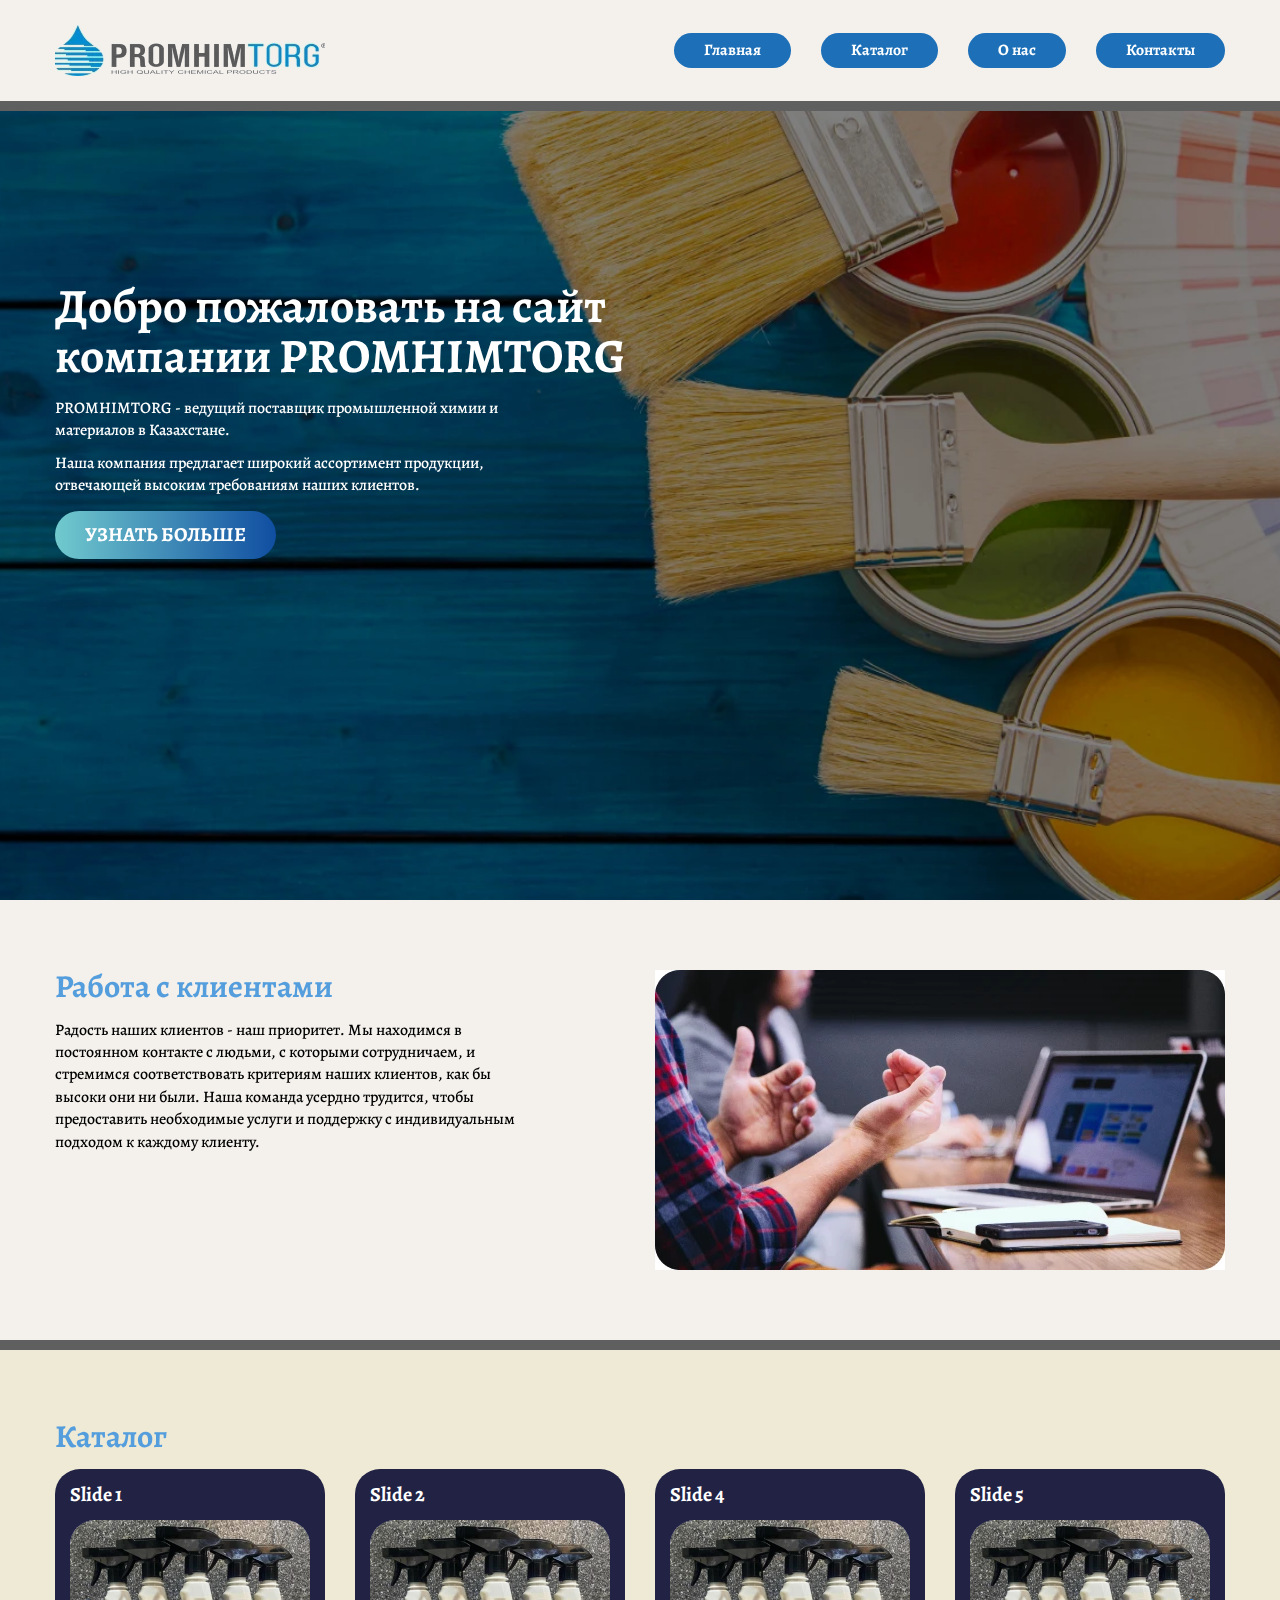
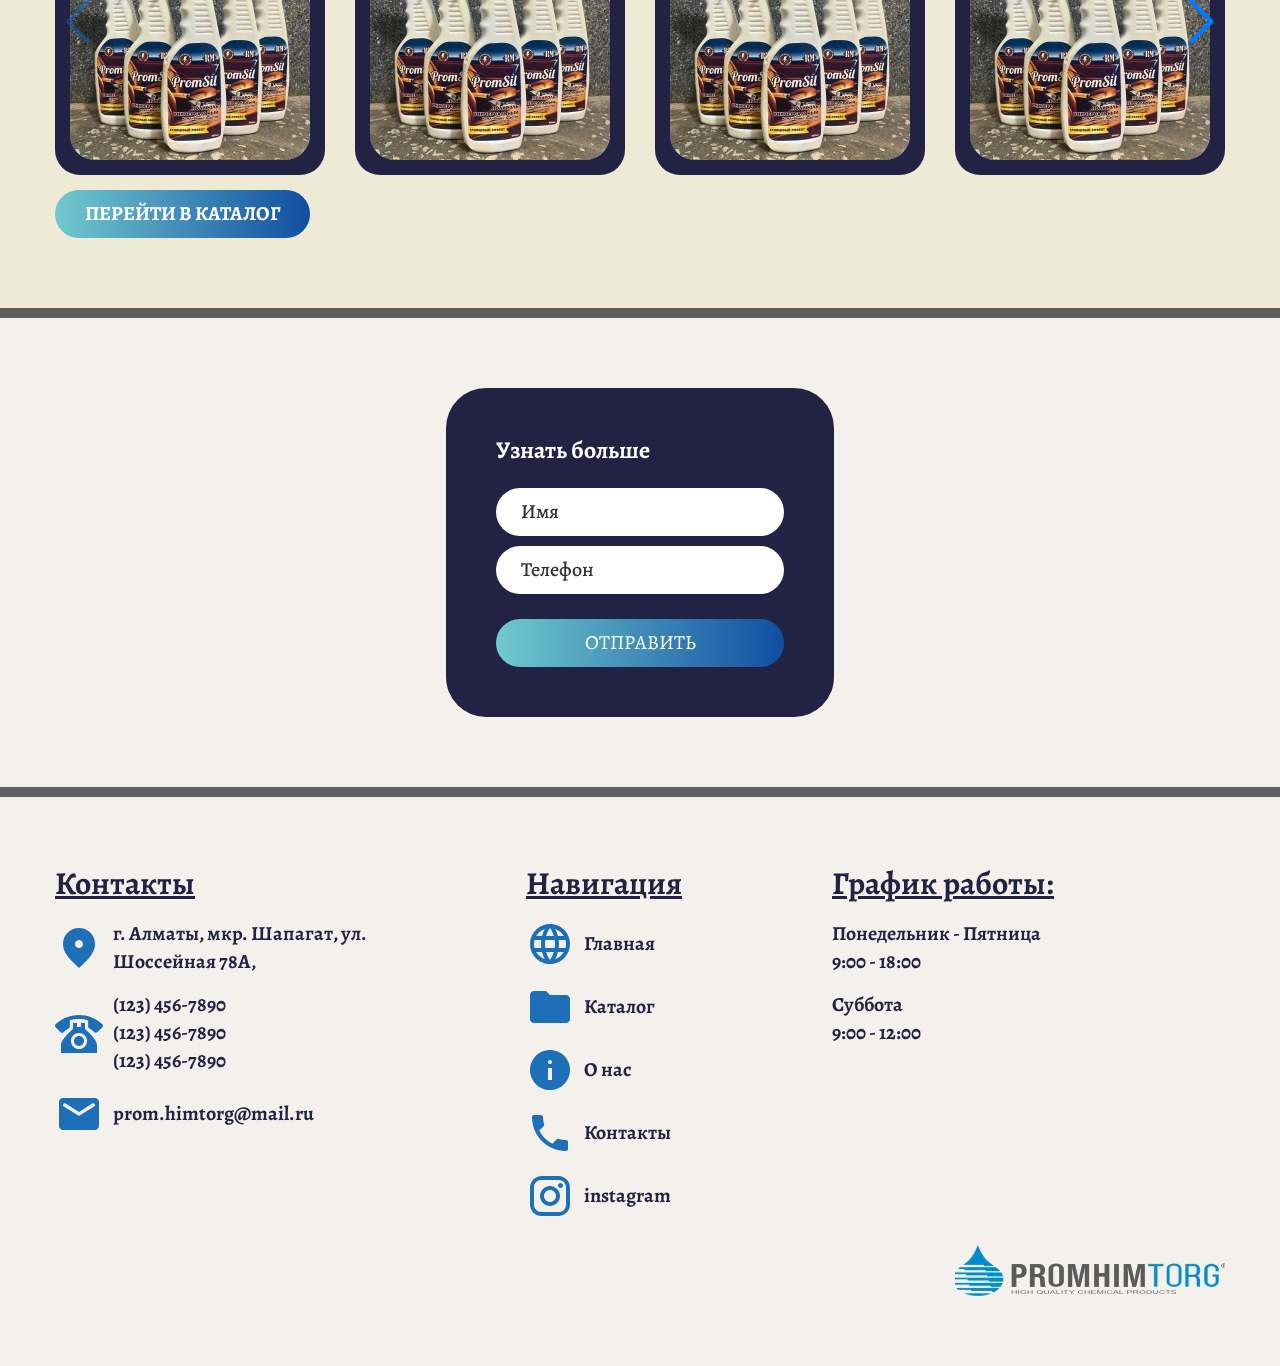
<file: index.html>
<!DOCTYPE html>
<html lang="ru">
<head>
    <meta charset="UTF-8">
    <meta http-equiv="X-UA-Compatible" content="IE=edge">
    <meta name="viewport" content="width=device-width, initial-scale=1.0">
    <link rel="stylesheet" href="css/style.min.css?_v=20230525194439">
    <title>Главная бла бла бла</title>
    <link rel="stylesheet" href="https://cdn.jsdelivr.net/npm/swiper@9/swiper-bundle.min.css?_v=20230525194439" />
</head>
<body>
    <div class="wrapper">
        <div class="page">
            <header class="header">
                <div class="container">
                    <a href="./index.html" class="header__logo">
                        <picture><source srcset="./img/header/logo.webp" type="image/webp"><img src="./img/header/logo.png" alt="logo"></picture>
                    </a>
                    <nav class="header__menu menu">
                        <div class="menu__body">
                            <ul class="menu__list">
                                <li class="menu__item"><a href="./index.html" class="menu__link">Главная</a></li>
                                <li class="menu__item"><a href="./catalogue.html" class="menu__link">Каталог</a></li>
                                <li class="menu__item"><a href="./about.html" class="menu__link">О нас</a></li>
                                <li class="menu__item"><a href="./contacts.html" class="menu__link">Контакты</a></li>
                            </ul>
                        </div>
                        <button class="menu__icon icon-menu" type="button">
                            <span class="icon-menu__line"></span>
                        </button>
                    </nav>
                </div>
            </header>
            <main class="content">
                <section class="hero">
                    <div class="container">
                        <h1 class="hero__title">Добро пожаловать на сайт компании PROMHIMTORG</h1>
                        <div class="hero__subtitle">
                            <p>PROMHIMTORG - ведущий поставщик промышленной химии и материалов в Казахстане.</p>
                            <p>Наша компания предлагает широкий ассортимент продукции, отвечающей высоким требованиям наших клиентов.</p>
                        </div>
                        <div class="hero__button">
                            <a href="./about.html" class="hero__link">УЗНАТЬ БОЛЬШЕ</a>
                        </div>
                    </div>
                </section>
                <section class="clients">
                    <div class="container">
                        <div class="clients__content">
                            <h2 class="clients__title">Работа с клиентами</h2>
                            <div class="clients__text">
                                <p>Радость наших клиентов - наш приоритет. Мы находимся в постоянном контакте с людьми, с которыми сотрудничаем, и стремимся соответствовать критериям наших клиентов, как бы высоки они ни были. Наша команда усердно трудится, чтобы предоставить необходимые услуги и поддержку с индивидуальным подходом к каждому клиенту.</p>
                            </div>
                        </div>
                        <div class="clients__image">
                            <picture><source srcset="./img/clients/image.webp" type="image/webp"><img src="./img/clients/image.jpg" alt="image"></picture>
                        </div>
                    </div>
                </section>
                <section class="catalogue">
                    <div class="container">
                        <h2 class="catalogue__label">Каталог</h2>
                        <div class="swiper">
                            <!-- Additional required wrapper -->
                            <div class="swiper-wrapper">
                                <!-- Slides -->
                                <div class="swiper-slide catalogue__slide">
                                    <h4 class="catalogue__title">Slide 1</h4>
                                    <picture><source srcset="./img/catalogue/01.webp" type="image/webp"><img src="./img/catalogue/01.jpg" alt="image"></picture>
                                </div>
                                <div class="swiper-slide catalogue__slide">
                                    <h4 class="catalogue__title">Slide 2</h4>
                                    <picture><source srcset="./img/catalogue/01.webp" type="image/webp"><img src="./img/catalogue/01.jpg" alt="image"></picture>
                                </div>
                                <div class="swiper-slide catalogue__slide">
                                    <h4 class="catalogue__title">Slide 4</h4>
                                    <picture><source srcset="./img/catalogue/01.webp" type="image/webp"><img src="./img/catalogue/01.jpg" alt="image"></picture>
                                </div>
                                <div class="swiper-slide catalogue__slide">
                                    <h4 class="catalogue__title">Slide 5</h4>
                                    <picture><source srcset="./img/catalogue/01.webp" type="image/webp"><img src="./img/catalogue/01.jpg" alt="image"></picture>
                                </div>
                                <div class="swiper-slide catalogue__slide">
                                    <h4 class="catalogue__title">Slide 6</h4>
                                    <picture><source srcset="./img/catalogue/01.webp" type="image/webp"><img src="./img/catalogue/01.jpg" alt="image"></picture>
                                </div>
                                <div class="swiper-slide catalogue__slide">
                                    <h4 class="catalogue__title">Slide 7</h4>
                                    <picture><source srcset="./img/catalogue/01.webp" type="image/webp"><img src="./img/catalogue/01.jpg" alt="image"></picture>
                                </div>
                                <div class="swiper-slide catalogue__slide">
                                    <h4 class="catalogue__title">Slide 8</h4>
                                    <picture><source srcset="./img/catalogue/01.webp" type="image/webp"><img src="./img/catalogue/01.jpg" alt="image"></picture>
                                </div>
                            </div>
                            <div class="swiper-button-prev"></div>
                            <div class="swiper-button-next"></div>
                        </div>
                        <div class="catalogue__button">
                            <a href="./catalogue.html" class="catalogue__link">ПЕРЕЙТИ В КАТАЛОГ</a>
                        </div>
                    </div>
                </section>
                <section class="learnmore">
                    <div class="container">
                        <form action="#" method="get" class="learnmore__form form">
                            <h4 class="form__title">Узнать больше</h4>
                            <div class="form__inputs">
                                <div class="form__input"><input type="text" placeholder="Имя" name="name"></div>
                                <div class="form__input"><input type="tel" placeholder="Телефон" name="phone"></div>
                            </div>
                            <button class="form__button" type="submit">ОТПРАВИТЬ</button>
                        </form>
                    </div>
                </section>
            </main>
            <footer class="footer">
                <div class="container">
                    <div class="footer__row">
                        <div class="footer__column">
                            <h3 class="footer__title">Контакты</h3>
                            <ul class="footer__list">
                                <li class="footer__item footer__item-01">г. Алматы, мкр. Шапагат, ул. Шоссейная 78А,</li>
                                <li class="footer__item footer__item-02">
                                    <p>(123) 456-7890</p>
                                    <p>(123) 456-7890</p>
                                    <p>(123) 456-7890</p>
                                </li>
                                <li class="footer__item footer__item-03">prom.himtorg@mail.ru</li>
                            </ul>
                        </div>
                        <div class="footer__column">
                            <h3 class="footer__title">Навигация</h3>
                            <ul class="footer__list">
                                <li class="footer__item footer__item04"><a href="../index.html" class="footer__link">Главная</a></li>
                                <li class="footer__item footer__item05"><a href="../catalogue.html" class="footer__link">Каталог</a></li>
                                <li class="footer__item footer__item06"><a href="../about.html" class="footer__link">О нас</a></li>
                                <li class="footer__item footer__item07"><a href="../contacts.html" class="footer__link">Контакты</a></li>
                                <li class="footer__item footer__item08"><a href="https://www.instagram.com/promhimtorg_product/?igshid=YmMyMTA2M2Y%3D" class="footer__link">instagram</a></li>
                            </ul>
                        </div>
                        <div class="footer__column">
                            <h3 class="footer__title">График работы:</h3>
                            <ul class="footer__list">
                                <li class="footer__item footer__item-no-image">
                                    <p>Понедельник - Пятница</p>
                                    <p>9:00 - 18:00</p>
                                </li>
                                <li class="footer__item footer__item-no-image">
                                    <p>Суббота</p>
                                    <p>9:00 - 12:00</p>
                                </li>
                            </ul>
                        </div>
                    </div>
                    <div class="footer__logo">
                        <picture><source srcset="./img/header/logo.webp" type="image/webp"><img src="./img/header/logo.png" alt="logo"></picture>
                    </div>
                </div>
            </footer>
        </div>
    </div>
    <script src="https://cdn.jsdelivr.net/npm/swiper@9/swiper-bundle.min.js?_v=20230525194439"></script>
    <script src="js/app.min.js?_v=20230525194439"></script>
</body>
</html>
</file>
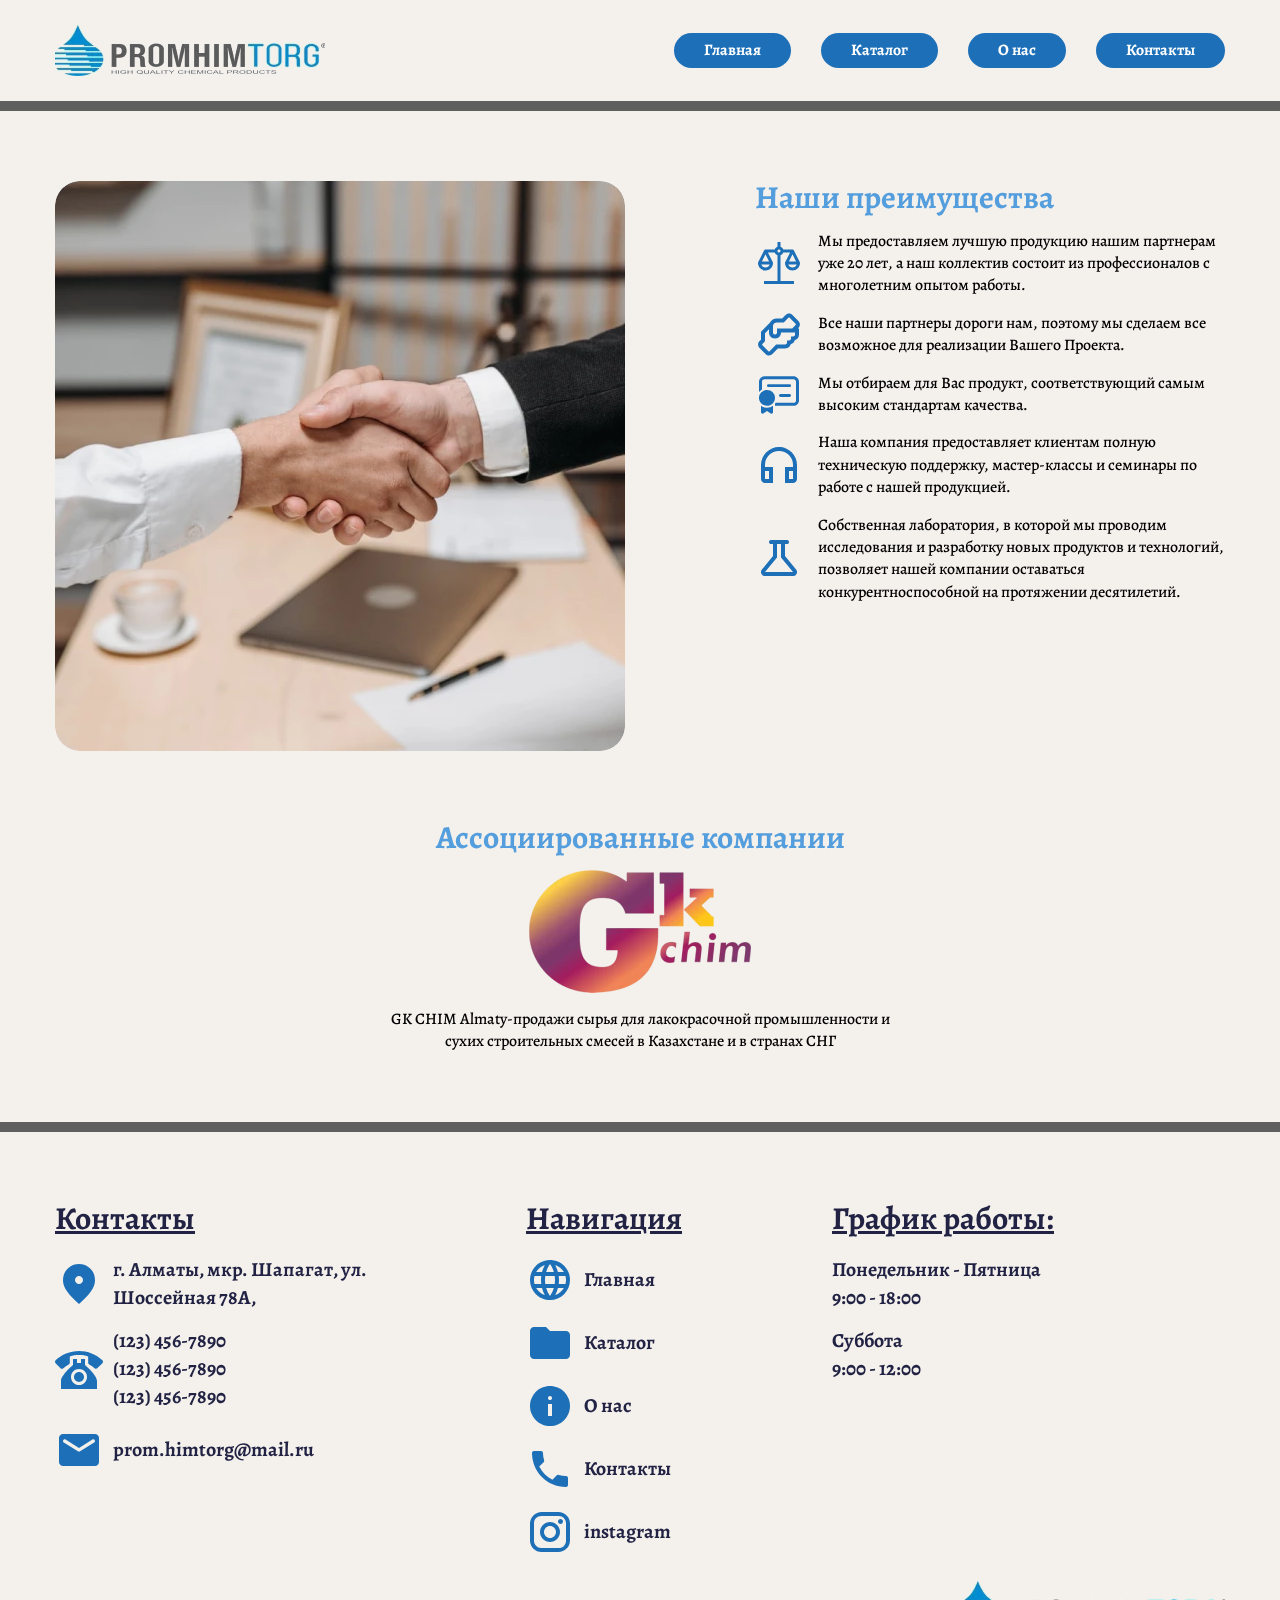
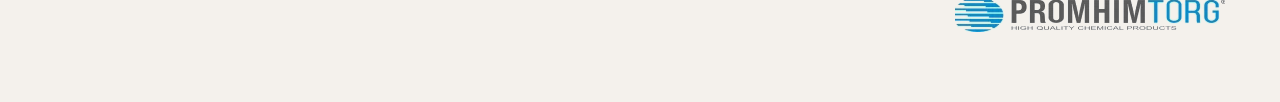
<file: about.html>
<!DOCTYPE html>
<html lang="ru">
<head>
    <meta charset="UTF-8">
    <meta http-equiv="X-UA-Compatible" content="IE=edge">
    <meta name="viewport" content="width=device-width, initial-scale=1.0">
    <link rel="stylesheet" href="css/style.min.css?_v=20230525194439">
    <title>О нас</title>
    <link rel="stylesheet" href="https://cdn.jsdelivr.net/npm/swiper@9/swiper-bundle.min.css?_v=20230525194439" />
</head>
<body>
    <div class="wrapper">
        <div class="page">
            <header class="header">
                <div class="container">
                    <a href="./index.html" class="header__logo">
                        <picture><source srcset="./img/header/logo.webp" type="image/webp"><img src="./img/header/logo.png" alt="logo"></picture>
                    </a>
                    <nav class="header__menu menu">
                        <div class="menu__body">
                            <ul class="menu__list">
                                <li class="menu__item"><a href="./index.html" class="menu__link">Главная</a></li>
                                <li class="menu__item"><a href="./catalogue.html" class="menu__link">Каталог</a></li>
                                <li class="menu__item"><a href="./about.html" class="menu__link">О нас</a></li>
                                <li class="menu__item"><a href="./contacts.html" class="menu__link">Контакты</a></li>
                            </ul>
                        </div>
                        <button class="menu__icon icon-menu" type="button">
                            <span class="icon-menu__line"></span>
                        </button>
                    </nav>
                </div>
            </header>
            <main class="content">
                <section class="about">
                    <div class="container">
                        <div class="about__image">
                            <picture><source srcset="./img/about/image.webp" type="image/webp"><img src="./img/about/image.jpg" alt="image"></picture>
                        </div>
                        <div class="about__content">
                            <h2 class="about__title">Наши преимущества</h2>
                            <ul class="about__list">
                                <li class="about__item about__item-01">Мы предоставляем лучшую продукцию нашим партнерам уже 20 лет, а наш коллектив состоит из профессионалов с многолетним опытом работы.</li>
                                <li class="about__item about__item-02">Все наши партнеры дороги нам, поэтому мы сделаем все возможное для реализации Вашего Проекта.</li>
                                <li class="about__item about__item-03">Мы отбираем для Вас продукт, соответствующий самым высоким стандартам качества.</li>
                                <li class="about__item about__item-04">Наша компания предоставляет клиентам полную техническую поддержку, мастер-классы и семинары по работе с нашей продукцией.</li>
                                <li class="about__item about__item-05">Собственная лаборатория, в которой мы проводим исследования и разработку новых продуктов и технологий, позволяет нашей компании оставаться конкурентноспособной на протяжении десятилетий.</li>
                            </ul>
                        </div>
                    </div>
                </section>
                <section class="companies">
                    <div class="container">
                        <h2 class="companies__title">Ассоциированные компании</h2>
                        <div class="companies__logo">
                            <picture><source srcset="./img/companies/logo.webp" type="image/webp"><img src="./img/companies/logo.png" alt="logo"></picture>
                        </div>
                        <div class="companies__text">
                            <p>GK CHIM Almaty-продажи сырья для лакокрасочной промышленности и сухих строительных смесей в Казахстане и в странах СНГ</p>
                        </div>
                    </div>
                </section>
            </main>
            <footer class="footer">
                <div class="container">
                    <div class="footer__row">
                        <div class="footer__column">
                            <h3 class="footer__title">Контакты</h3>
                            <ul class="footer__list">
                                <li class="footer__item footer__item-01">г. Алматы, мкр. Шапагат, ул. Шоссейная 78А,</li>
                                <li class="footer__item footer__item-02">
                                    <p>(123) 456-7890</p>
                                    <p>(123) 456-7890</p>
                                    <p>(123) 456-7890</p>
                                </li>
                                <li class="footer__item footer__item-03">prom.himtorg@mail.ru</li>
                            </ul>
                        </div>
                        <div class="footer__column">
                            <h3 class="footer__title">Навигация</h3>
                            <ul class="footer__list">
                                <li class="footer__item footer__item04"><a href="../index.html" class="footer__link">Главная</a></li>
                                <li class="footer__item footer__item05"><a href="../catalogue.html" class="footer__link">Каталог</a></li>
                                <li class="footer__item footer__item06"><a href="../about.html" class="footer__link">О нас</a></li>
                                <li class="footer__item footer__item07"><a href="../contacts.html" class="footer__link">Контакты</a></li>
                                <li class="footer__item footer__item08"><a href="https://www.instagram.com/promhimtorg_product/?igshid=YmMyMTA2M2Y%3D" class="footer__link">instagram</a></li>
                            </ul>
                        </div>
                        <div class="footer__column">
                            <h3 class="footer__title">График работы:</h3>
                            <ul class="footer__list">
                                <li class="footer__item footer__item-no-image">
                                    <p>Понедельник - Пятница</p>
                                    <p>9:00 - 18:00</p>
                                </li>
                                <li class="footer__item footer__item-no-image">
                                    <p>Суббота</p>
                                    <p>9:00 - 12:00</p>
                                </li>
                            </ul>
                        </div>
                    </div>
                    <div class="footer__logo">
                        <picture><source srcset="./img/header/logo.webp" type="image/webp"><img src="./img/header/logo.png" alt="logo"></picture>
                    </div>
                </div>
            </footer>
        </div>
    </div>
    <script src="https://cdn.jsdelivr.net/npm/swiper@9/swiper-bundle.min.js?_v=20230525194439"></script>
    <script src="js/app.min.js?_v=20230525194439"></script>
</body>
</html>
</file>
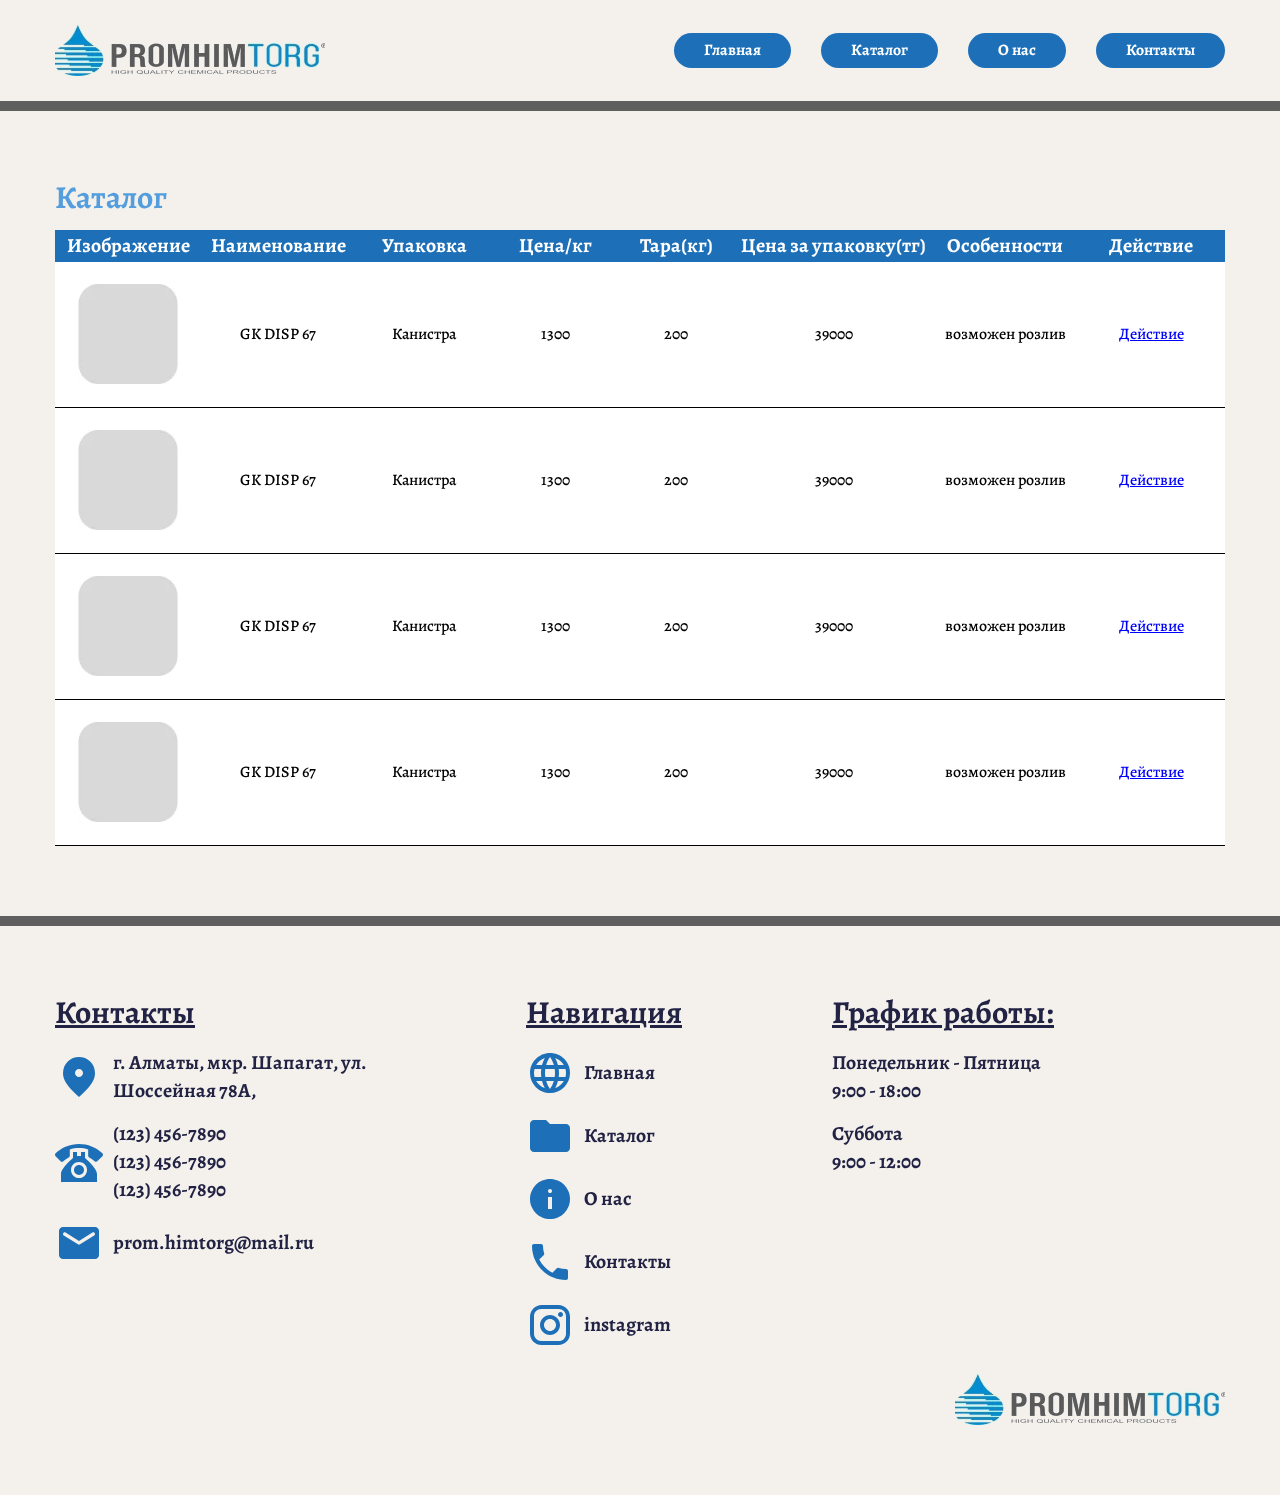
<file: catalogue.html>
<!DOCTYPE html>
<html lang="ru">
<head>
    <meta charset="UTF-8">
    <meta http-equiv="X-UA-Compatible" content="IE=edge">
    <meta name="viewport" content="width=device-width, initial-scale=1.0">
    <link rel="stylesheet" href="css/style.min.css?_v=20230525194439">
    <title>Каталог</title>
    <link rel="stylesheet" href="https://cdn.jsdelivr.net/npm/swiper@9/swiper-bundle.min.css?_v=20230525194439" />
</head>
<body>
    <div class="wrapper">
        <div class="page">
            <header class="header">
                <div class="container">
                    <a href="./index.html" class="header__logo">
                        <picture><source srcset="./img/header/logo.webp" type="image/webp"><img src="./img/header/logo.png" alt="logo"></picture>
                    </a>
                    <nav class="header__menu menu">
                        <div class="menu__body">
                            <ul class="menu__list">
                                <li class="menu__item"><a href="./index.html" class="menu__link">Главная</a></li>
                                <li class="menu__item"><a href="./catalogue.html" class="menu__link">Каталог</a></li>
                                <li class="menu__item"><a href="./about.html" class="menu__link">О нас</a></li>
                                <li class="menu__item"><a href="./contacts.html" class="menu__link">Контакты</a></li>
                            </ul>
                        </div>
                        <button class="menu__icon icon-menu" type="button">
                            <span class="icon-menu__line"></span>
                        </button>
                    </nav>
                </div>
            </header>
            <main class="content">
                <section class="table">
                    <div class="container">
                        <h2 class="table__title">Каталог</h2>
                        <div class="table__title-row">
                            <div class="table__item table__item01">Изображение</div>
                            <div class="table__item table__item02">Наименование</div>
                            <div class="table__item table__item03">Упаковка</div>
                            <div class="table__item table__item04">Цена/кг</div>
                            <div class="table__item table__item05">Тара(кг)</div>
                            <div class="table__item table__item06">Цена за упаковку(тг)</div>
                            <div class="table__item table__item07">Особенности</div>
                            <div class="table__item table__item08">Действие</div>
                        </div>
                        <div class="table__row">
                            <div class="table__item table__item01">
                                <picture><source srcset="./img/table/img.webp" type="image/webp"><img src="./img/table/img.jpg" alt="image"></picture>
                            </div>
                            <div class="table__item table__item02">GK DISP 67</div>
                            <div class="table__item table__item03">Канистра</div>
                            <div class="table__item table__item04">1300</div>
                            <div class="table__item table__item05">200</div>
                            <div class="table__item table__item06">39000</div>
                            <div class="table__item table__item07">возможен розлив</div>
                            <div class="table__item table__item08"><a href="#">Действие</a></div>
                        </div>
                        <div class="table__row">
                            <div class="table__item table__item01">
                                <picture><source srcset="./img/table/img.webp" type="image/webp"><img src="./img/table/img.jpg" alt="image"></picture>
                            </div>
                            <div class="table__item table__item02">GK DISP 67</div>
                            <div class="table__item table__item03">Канистра</div>
                            <div class="table__item table__item04">1300</div>
                            <div class="table__item table__item05">200</div>
                            <div class="table__item table__item06">39000</div>
                            <div class="table__item table__item07">возможен розлив</div>
                            <div class="table__item table__item08"><a href="#">Действие</a></div>
                        </div>
                        <div class="table__row">
                            <div class="table__item table__item01">
                                <picture><source srcset="./img/table/img.webp" type="image/webp"><img src="./img/table/img.jpg" alt="image"></picture>
                            </div>
                            <div class="table__item table__item02">GK DISP 67</div>
                            <div class="table__item table__item03">Канистра</div>
                            <div class="table__item table__item04">1300</div>
                            <div class="table__item table__item05">200</div>
                            <div class="table__item table__item06">39000</div>
                            <div class="table__item table__item07">возможен розлив</div>
                            <div class="table__item table__item08"><a href="#">Действие</a></div>
                        </div>
                        <div class="table__row">
                            <div class="table__item table__item01">
                                <picture><source srcset="./img/table/img.webp" type="image/webp"><img src="./img/table/img.jpg" alt="image"></picture>
                            </div>
                            <div class="table__item table__item02">GK DISP 67</div>
                            <div class="table__item table__item03">Канистра</div>
                            <div class="table__item table__item04">1300</div>
                            <div class="table__item table__item05">200</div>
                            <div class="table__item table__item06">39000</div>
                            <div class="table__item table__item07">возможен розлив</div>
                            <div class="table__item table__item08"><a href="#">Действие</a></div>
                        </div>
                    </div>
                </section>
            </main>
            <footer class="footer">
                <div class="container">
                    <div class="footer__row">
                        <div class="footer__column">
                            <h3 class="footer__title">Контакты</h3>
                            <ul class="footer__list">
                                <li class="footer__item footer__item-01">г. Алматы, мкр. Шапагат, ул. Шоссейная 78А,</li>
                                <li class="footer__item footer__item-02">
                                    <p>(123) 456-7890</p>
                                    <p>(123) 456-7890</p>
                                    <p>(123) 456-7890</p>
                                </li>
                                <li class="footer__item footer__item-03">prom.himtorg@mail.ru</li>
                            </ul>
                        </div>
                        <div class="footer__column">
                            <h3 class="footer__title">Навигация</h3>
                            <ul class="footer__list">
                                <li class="footer__item footer__item04"><a href="../index.html" class="footer__link">Главная</a></li>
                                <li class="footer__item footer__item05"><a href="../catalogue.html" class="footer__link">Каталог</a></li>
                                <li class="footer__item footer__item06"><a href="../about.html" class="footer__link">О нас</a></li>
                                <li class="footer__item footer__item07"><a href="../contacts.html" class="footer__link">Контакты</a></li>
                                <li class="footer__item footer__item08"><a href="https://www.instagram.com/promhimtorg_product/?igshid=YmMyMTA2M2Y%3D" class="footer__link">instagram</a></li>
                            </ul>
                        </div>
                        <div class="footer__column">
                            <h3 class="footer__title">График работы:</h3>
                            <ul class="footer__list">
                                <li class="footer__item footer__item-no-image">
                                    <p>Понедельник - Пятница</p>
                                    <p>9:00 - 18:00</p>
                                </li>
                                <li class="footer__item footer__item-no-image">
                                    <p>Суббота</p>
                                    <p>9:00 - 12:00</p>
                                </li>
                            </ul>
                        </div>
                    </div>
                    <div class="footer__logo">
                        <picture><source srcset="./img/header/logo.webp" type="image/webp"><img src="./img/header/logo.png" alt="logo"></picture>
                    </div>
                </div>
            </footer>
        </div>
    </div>
    <script src="https://cdn.jsdelivr.net/npm/swiper@9/swiper-bundle.min.js?_v=20230525194439"></script>
    <script src="js/app.min.js?_v=20230525194439"></script>
</body>
</html>
</file>
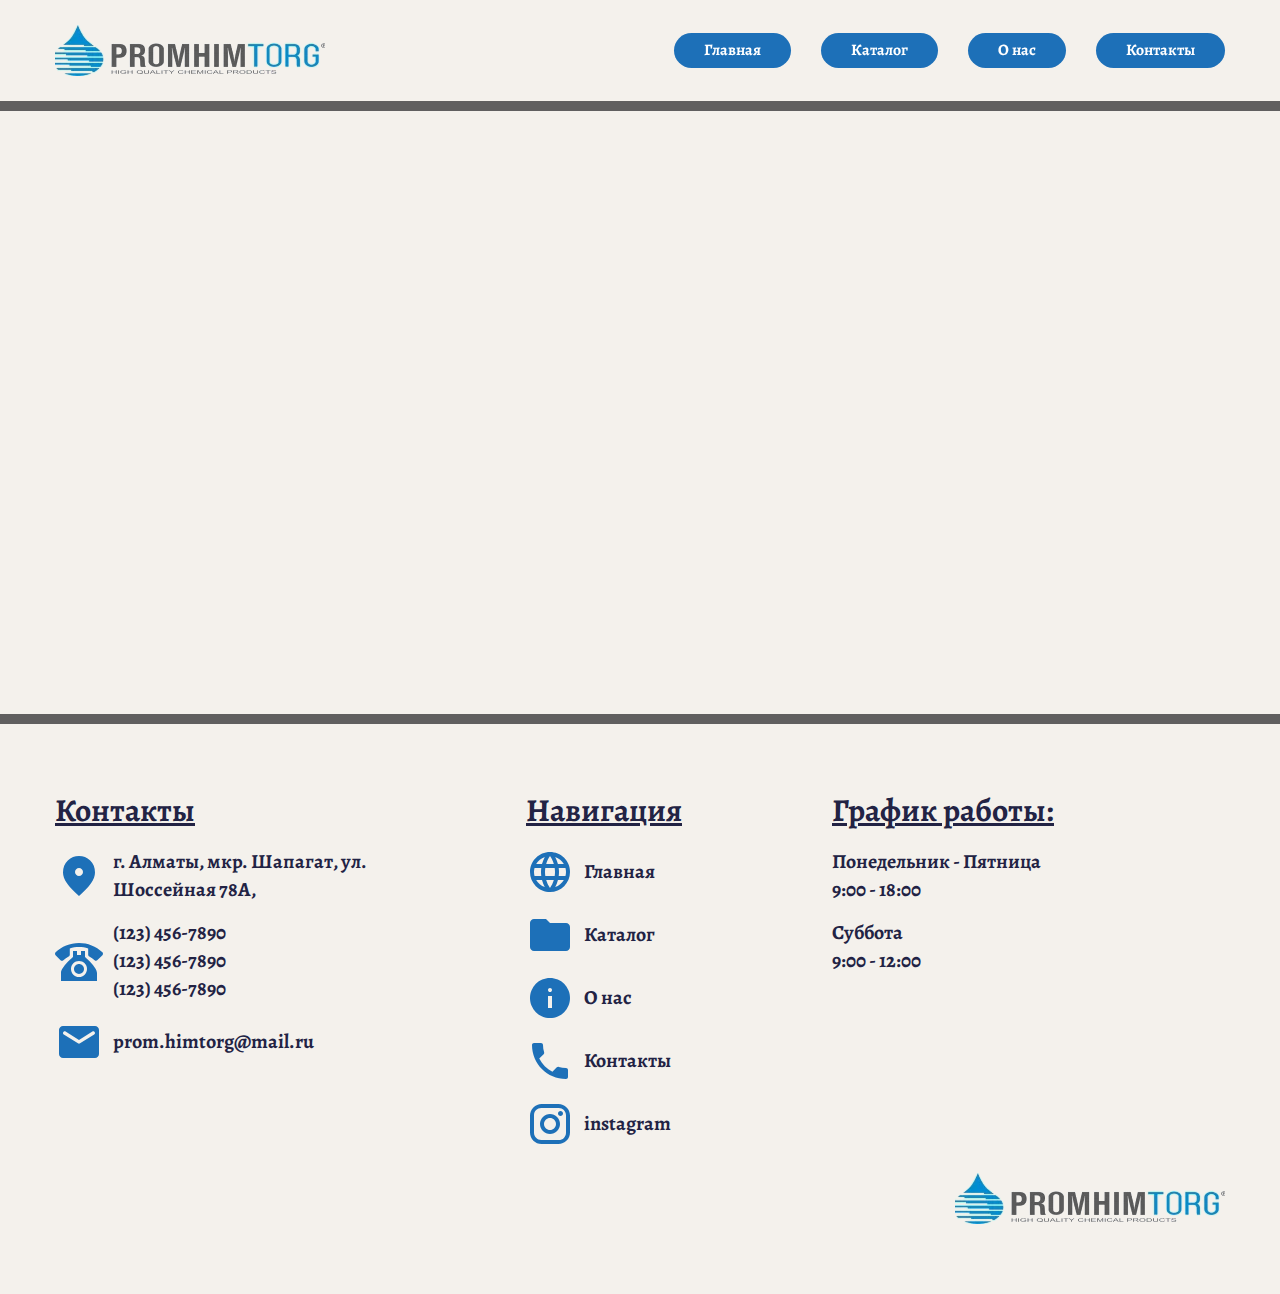
<file: contacts.html>
<!DOCTYPE html>
<html lang="ru">
<head>
    <meta charset="UTF-8">
    <meta http-equiv="X-UA-Compatible" content="IE=edge">
    <meta name="viewport" content="width=device-width, initial-scale=1.0">
    <link rel="stylesheet" href="css/style.min.css?_v=20230525194439">
    <title>Контакты</title>
    <link rel="stylesheet" href="https://cdn.jsdelivr.net/npm/swiper@9/swiper-bundle.min.css?_v=20230525194439" />
</head>
<body>
    <div class="wrapper">
        <div class="page">
            <header class="header">
                <div class="container">
                    <a href="./index.html" class="header__logo">
                        <picture><source srcset="./img/header/logo.webp" type="image/webp"><img src="./img/header/logo.png" alt="logo"></picture>
                    </a>
                    <nav class="header__menu menu">
                        <div class="menu__body">
                            <ul class="menu__list">
                                <li class="menu__item"><a href="./index.html" class="menu__link">Главная</a></li>
                                <li class="menu__item"><a href="./catalogue.html" class="menu__link">Каталог</a></li>
                                <li class="menu__item"><a href="./about.html" class="menu__link">О нас</a></li>
                                <li class="menu__item"><a href="./contacts.html" class="menu__link">Контакты</a></li>
                            </ul>
                        </div>
                        <button class="menu__icon icon-menu" type="button">
                            <span class="icon-menu__line"></span>
                        </button>
                    </nav>
                </div>
            </header>
            <main class="content">
                <iframe src="https://yandex.ru/map-widget/v1/?um=constructor%3A6c3f944384ab82095907d4e8091dff54362457c7bdcfa193228dcfdf18073b0a&amp;source=constructor" width="100%" height="600" frameborder="0"></iframe>
            </main>
            <footer class="footer">
                <div class="container">
                    <div class="footer__row">
                        <div class="footer__column">
                            <h3 class="footer__title">Контакты</h3>
                            <ul class="footer__list">
                                <li class="footer__item footer__item-01">г. Алматы, мкр. Шапагат, ул. Шоссейная 78А,</li>
                                <li class="footer__item footer__item-02">
                                    <p>(123) 456-7890</p>
                                    <p>(123) 456-7890</p>
                                    <p>(123) 456-7890</p>
                                </li>
                                <li class="footer__item footer__item-03">prom.himtorg@mail.ru</li>
                            </ul>
                        </div>
                        <div class="footer__column">
                            <h3 class="footer__title">Навигация</h3>
                            <ul class="footer__list">
                                <li class="footer__item footer__item04"><a href="../index.html" class="footer__link">Главная</a></li>
                                <li class="footer__item footer__item05"><a href="../catalogue.html" class="footer__link">Каталог</a></li>
                                <li class="footer__item footer__item06"><a href="../about.html" class="footer__link">О нас</a></li>
                                <li class="footer__item footer__item07"><a href="../contacts.html" class="footer__link">Контакты</a></li>
                                <li class="footer__item footer__item08"><a href="https://www.instagram.com/promhimtorg_product/?igshid=YmMyMTA2M2Y%3D" class="footer__link">instagram</a></li>
                            </ul>
                        </div>
                        <div class="footer__column">
                            <h3 class="footer__title">График работы:</h3>
                            <ul class="footer__list">
                                <li class="footer__item footer__item-no-image">
                                    <p>Понедельник - Пятница</p>
                                    <p>9:00 - 18:00</p>
                                </li>
                                <li class="footer__item footer__item-no-image">
                                    <p>Суббота</p>
                                    <p>9:00 - 12:00</p>
                                </li>
                            </ul>
                        </div>
                    </div>
                    <div class="footer__logo">
                        <picture><source srcset="./img/header/logo.webp" type="image/webp"><img src="./img/header/logo.png" alt="logo"></picture>
                    </div>
                </div>
            </footer>
        </div>
    </div>
    <script src="https://cdn.jsdelivr.net/npm/swiper@9/swiper-bundle.min.js?_v=20230525194439"></script>
    <script src="js/app.min.js?_v=20230525194439"></script>
</body>
</html>
</file>
<file: css/style.min.css>
@import url('https://fonts.googleapis.com/css2?family=Alegreya:wght@500;700&display=swap');*{padding:0;margin:0;border:0}*,::before,:active{-webkit-box-sizing:border-box;box-sizing:border-box}:active,:focus{outline:0}a:active,a:focus{outline:0}aside,footer,header,nav,section{display:block}body,html{height:100%;min-width:320px}body{line-height:1;font-size:16px;font-family:Alegreya,serif;-ms-text-size-adjust:100%;-moz-text-size-adjust:100%;-webkit-text-size-adjust:100%}button,input,textarea{font-family:Alegreya,serif;font-size:16px}input::-ms-clear{display:none}button{cursor:pointer}button::-moz-focus-inner{padding:0;border:0}a,a:visited{text-decoration:none}a:hover{text-decoration:none}ul li{list-style:none}img{vertical-align:top}h1,h2,h3,h4,h5,h6{font-weight:inherit;font-size:inherit}body{background:#f4f1ec;font-weight:700}body.lock{overflow:hidden}.wrapper{min-height:100%;overflow:clip}.container{max-width:1200px;margin:0 auto;padding:0 15px}.page{position:absolute;width:100%;height:100%;top:0;left:0;display:-webkit-box;display:-ms-flexbox;display:flex;-webkit-box-orient:vertical;-webkit-box-direction:normal;-ms-flex-flow:column;flex-flow:column;padding-top:111px}.ibg{background-repeat:no-repeat;background-size:cover;background-position:center}.ibg img{display:none}body.lock{overflow:hidden}.header{position:fixed;width:100%;top:0;left:0;z-index:50;padding:25px 0;border-bottom:10px #605f5f solid;background:#f4f1ec}.header__logo img{mix-blend-mode:darken;max-width:100%}.header .container{display:-webkit-box;display:-ms-flexbox;display:flex;-webkit-box-pack:justify;-ms-flex-pack:justify;justify-content:space-between;-webkit-box-align:center;-ms-flex-align:center;align-items:center;gap:30px}.menu__list{display:-webkit-box;display:-ms-flexbox;display:flex;gap:30px}.menu__link{display:inline-block;font-size:16px;line-height:1.4;color:#fff;padding:6px 30px;background:#1d70b8;border-radius:20px;-webkit-transition:.3s;-o-transition:.3s;transition:.3s}.menu__link:hover{background:#115188}.icon-menu{display:none}.footer{padding:70px 0;border-top:10px #605f5f solid}.footer__row{display:-webkit-box;display:-ms-flexbox;display:flex;gap:150px}.footer__title{font-size:32px;line-height:1.05;color:#222344;text-decoration:underline;margin-bottom:20px}.footer__list{display:-webkit-box;display:-ms-flexbox;display:flex;-webkit-box-orient:vertical;-webkit-box-direction:normal;-ms-flex-flow:column;flex-flow:column;gap:15px}.footer__item-01{background:url(../img/footer/01.svg) left/48px no-repeat;max-width:321px}.footer__item-02{background:url(../img/footer/02.svg) left/48px no-repeat}.footer__item-03{background:url(../img/footer/03.svg) left/48px no-repeat}.footer__item04{background:url(../img/footer/04.svg) left/48px no-repeat}.footer__link:hover{text-decoration:underline}.footer__item05{background:url(../img/footer/05.svg) left/48px no-repeat}.footer__item06{background:url(../img/footer/06.svg) left/48px no-repeat}.footer__item07{background:url(../img/footer/07.svg) left/48px no-repeat}.footer__item08{background:url(../img/footer/08.svg) left/48px no-repeat}.footer__item{font-size:20px;line-height:1.4;color:#222344;min-height:48px;padding-left:58px;display:-webkit-box;display:-ms-flexbox;display:flex;-webkit-box-orient:vertical;-webkit-box-direction:normal;-ms-flex-flow:column;flex-flow:column;-webkit-box-pack:center;-ms-flex-pack:center;justify-content:center}.footer__item a{color:#222344}.footer__item-no-image{padding-left:0}.footer__logo{display:-webkit-box;display:-ms-flexbox;display:flex;-webkit-box-pack:end;-ms-flex-pack:end;justify-content:end;margin-top:25px}.footer__logo img{mix-blend-mode:darken}.content{-webkit-box-flex:1;-ms-flex:1 1 auto;flex:1 1 auto}.no-webp .hero{background:url(../img/hero/bg.jpg) center/cover no-repeat}.hero{height:100vh;margin-top:-111px;overflow:auto}.hero__title{font-size:48px;line-height:1.05;color:#fff;max-width:600px;margin-bottom:15px;padding-top:281px}.hero__subtitle{font-weight:500;font-size:16px;line-height:1.4;color:#fff;display:-webkit-box;display:-ms-flexbox;display:flex;-webkit-box-orient:vertical;-webkit-box-direction:normal;-ms-flex-flow:column;flex-flow:column;gap:10px;margin-bottom:15px;max-width:470px}.hero__button{margin-bottom:20px}.hero__link{font-size:20px;line-height:1.4;color:#fff;background:-webkit-gradient(linear,left top,right top,from(#71cace),to(#104ea1));background:-o-linear-gradient(left,#71cace 0,#104ea1 100%);background:linear-gradient(90deg,#71cace 0,#104ea1 100%);border-radius:30px;padding:10px 30px;display:inline-block;position:relative}.hero__link::before{content:"";position:absolute;width:100%;height:100%;top:0;left:0;background:-webkit-gradient(linear,left bottom,left top,from(rgba(0,0,0,.2)),to(rgba(0,0,0,.2)));background:-o-linear-gradient(bottom,rgba(0,0,0,.2) 0,rgba(0,0,0,.2) 100%);background:linear-gradient(0deg,rgba(0,0,0,.2) 0,rgba(0,0,0,.2) 100%);border-radius:30px;opacity:0;-webkit-transition:.3s;-o-transition:.3s;transition:.3s}.hero__link:hover::before{opacity:1}.clients{padding:70px 0}.clients__title{font-size:32px;line-height:1.05;color:#559edd;margin-bottom:15px}.clients__text{max-width:470px;font-weight:500;font-size:16px;line-height:1.4;color:#000}.clients__image{border-radius:25px}.clients__image img{max-width:100%}.clients .container{display:-webkit-box;display:-ms-flexbox;display:flex;-webkit-box-pack:justify;-ms-flex-pack:justify;justify-content:space-between;gap:15px}.catalogue{padding:70px 0;border-top:10px #605f5f solid;border-bottom:10px #605f5f solid;background:#eeead6}.catalogue__label{font-size:32px;line-height:1.05;color:#559edd;margin-bottom:15px}.catalogue__title{font-size:20px;line-height:1.05;color:#fff;margin-bottom:15px}.catalogue__slide{background:#222344;border-radius:25px;padding:15px}.catalogue__slide img{border-radius:25px}.catalogue__link{font-size:20px;line-height:1.4;color:#fff;background:-webkit-gradient(linear,left top,right top,from(#71cace),to(#104ea1));background:-o-linear-gradient(left,#71cace 0,#104ea1 100%);background:linear-gradient(90deg,#71cace 0,#104ea1 100%);border-radius:30px;padding:10px 30px;display:inline-block;position:relative}.catalogue__link::before{content:"";position:absolute;width:100%;height:100%;top:0;left:0;background:-webkit-gradient(linear,left bottom,left top,from(rgba(0,0,0,.2)),to(rgba(0,0,0,.2)));background:-o-linear-gradient(bottom,rgba(0,0,0,.2) 0,rgba(0,0,0,.2) 100%);background:linear-gradient(0deg,rgba(0,0,0,.2) 0,rgba(0,0,0,.2) 100%);border-radius:30px;opacity:0;-webkit-transition:.3s;-o-transition:.3s;transition:.3s}.catalogue__link:hover::before{opacity:1}.swiper{width:1170px;height:306px;margin-bottom:15px}.learnmore{padding:70px 0}.learnmore .container{display:-webkit-box;display:-ms-flexbox;display:flex;-webkit-box-pack:center;-ms-flex-pack:center;justify-content:center}.form{background:#222344;border-radius:40px;padding:50px;display:inline-block}.form__title{font-size:24px;line-height:1.05;color:#fff;margin-bottom:25px}.form__inputs{display:-webkit-box;display:-ms-flexbox;display:flex;-webkit-box-orient:vertical;-webkit-box-direction:normal;-ms-flex-flow:column;flex-flow:column;gap:10px;margin-bottom:25px}.form__input input{padding:10px 25px;font-weight:500;font-size:20px;line-height:1.4;color:#000;background:#fff;border-radius:40px;max-width:520px;display:inline-block}.form__input input::-webkit-input-placeholder{color:#313131;-webkit-transition:opacity .3s;transition:opacity .3s}.form__input input::-moz-placeholder{color:#313131;-moz-transition:opacity .3s;transition:opacity .3s}.form__input input:-ms-input-placeholder{color:#313131;-ms-transition:opacity .3s;transition:opacity .3s}.form__input input::-ms-input-placeholder{color:#313131;-ms-transition:opacity .3s;transition:opacity .3s}.form__input input::placeholder{color:#313131;-webkit-transition:opacity .3s;-o-transition:opacity .3s;transition:opacity .3s}.form__input input:focus::-webkit-input-placeholder{opacity:0}.form__input input:focus::-moz-placeholder{opacity:0}.form__input input:focus:-ms-input-placeholder{opacity:0}.form__input input:focus::-ms-input-placeholder{opacity:0}.form__input input:focus::placeholder{opacity:0}.form__button{background:-webkit-gradient(linear,left top,right top,from(#71cace),to(#104ea1));background:-o-linear-gradient(left,#71cace 0,#104ea1 100%);background:linear-gradient(90deg,#71cace 0,#104ea1 100%);border-radius:30px;font-size:20px;line-height:1.4;color:#fff;padding:10px 25px;width:100%;position:relative}.form__button::before{content:"";position:absolute;width:100%;height:100%;top:0;left:0;background:-webkit-gradient(linear,left bottom,left top,from(rgba(0,0,0,.2)),to(rgba(0,0,0,.2)));background:-o-linear-gradient(bottom,rgba(0,0,0,.2) 0,rgba(0,0,0,.2) 100%);background:linear-gradient(0deg,rgba(0,0,0,.2) 0,rgba(0,0,0,.2) 100%);border-radius:30px;opacity:0;-webkit-transition:.3s;-o-transition:.3s;transition:.3s}.form__button:hover::before{opacity:1}.about{padding:70px 0}.about__image img{border-radius:25px}.about__title{font-size:32px;line-height:1.05;color:#559edd;margin-bottom:15px}.about__list{display:-webkit-box;display:-ms-flexbox;display:flex;-webkit-box-orient:vertical;-webkit-box-direction:normal;-ms-flex-flow:column;flex-flow:column;gap:15px}.about__item{padding-left:63px;font-weight:500;font-size:16px;line-height:1.4;color:#000}.about__item-01{background:url(../img/about/01.svg) left/48px no-repeat}.about__item-02{background:url(../img/about/02.svg) left/48px no-repeat}.about__item-03{background:url(../img/about/03.svg) left/48px no-repeat}.about__item-04{background:url(../img/about/04.svg) left/48px no-repeat}.about__item-05{background:url(../img/about/05.svg) left/48px no-repeat}.about .container{display:-webkit-box;display:-ms-flexbox;display:flex;-webkit-box-pack:justify;-ms-flex-pack:justify;justify-content:space-between;gap:130px}.companies{padding-bottom:70px}.companies__title{font-size:32px;line-height:1.05;color:#559edd;margin-bottom:15px;text-align:center}.companies__logo{text-align:center;margin-bottom:15px}.companies__logo img{max-width:100%}.companies__text{max-width:500px;font-weight:500;font-size:16px;line-height:1.4;text-align:center;color:#000;margin:0 auto}.table{padding:70px 0}.table__title{font-size:32px;line-height:1.05;color:#559edd;margin-bottom:15px}.table__title-row{display:-webkit-box;display:-ms-flexbox;display:flex;font-weight:700;font-size:20px;line-height:1.05;text-align:center;color:#fff;background:#1d70b8;height:32px;-webkit-box-align:center;-ms-flex-align:center;align-items:center}.table__item a{color:#00f;text-decoration:underline}.table__item01{width:146px}.table__item01 img{width:100px;height:100px}.table__item02{width:154px}.table__item03{width:138px}.table__item04{width:124px}.table__item05{width:118px}.table__item06{width:197px}.table__item07{width:146px}.table__item08{width:146px}.table__row{display:-webkit-box;display:-ms-flexbox;display:flex;font-weight:500;font-size:16px;line-height:1.4;text-align:center;color:#000;height:146px;background:#fff;border-bottom:1px solid #000;-webkit-box-align:center;-ms-flex-align:center;align-items:center}.table .container{overflow:auto}@media (max-width:1028px){.footer{padding:50px 0}.footer__row{gap:70px}.about__image img{max-width:100%}.about .container{gap:70px}}@media (max-width:882px){.footer{padding:30px 0}.footer__row{-webkit-box-orient:vertical;-webkit-box-direction:normal;-ms-flex-flow:column;flex-flow:column;gap:25px;-webkit-box-pack:center;-ms-flex-pack:center;justify-content:center}.hero__title{font-size:32px;padding-top:181px}.clients{padding:30px 0}.clients .container{-webkit-box-orient:vertical;-webkit-box-direction:normal;-ms-flex-flow:column;flex-flow:column}.learnmore{padding:30px 0}.about{padding:30px 0}.about .container{gap:15px;-webkit-box-orient:vertical;-webkit-box-direction:normal;-ms-flex-flow:column;flex-flow:column}.companies{padding-bottom:30px}}@media (max-width:881px){.menu__body{position:fixed;width:100%;height:100%;top:-100%;left:0;-webkit-transition:top .3s ease 0s;-o-transition:top .3s ease 0s;transition:top .3s ease 0s;background:#605f5f;padding:70px 15px;overflow:auto}.menu__body.active{top:0}.menu__list{-webkit-box-orient:vertical;-webkit-box-direction:normal;-ms-flex-flow:column;flex-flow:column;-webkit-box-align:center;-ms-flex-align:center;align-items:center}.menu__link{font-size:20px}.icon-menu{display:block;position:relative;z-index:5;width:30px;height:18px;background:0 0}.icon-menu::after,.icon-menu::before,.icon-menu__line{content:"";position:absolute;background:#605f5f;height:2px;width:100%;left:0;-webkit-transition:all .3s ease 0s;-o-transition:all .3s ease 0s;transition:all .3s ease 0s}.icon-menu::before{top:0}.icon-menu__line{top:calc(50% - 1px)}.icon-menu::after{bottom:0}.icon-menu.active::before{top:calc(50% - 1px);-webkit-transform:rotate(-45deg);-ms-transform:rotate(-45deg);transform:rotate(-45deg);background:#fff}.icon-menu.active::after{bottom:calc(50% - 1px);-webkit-transform:rotate(45deg);-ms-transform:rotate(45deg);transform:rotate(45deg);background:#fff}.icon-menu.active .icon-menu__line{left:50%;width:0;background:#fff}}@media (max-width:424px){.form{padding:30px}}@media (max-width:374px){.form{padding:10px;border-radius:20px}}.webp .hero{background:url(../img/hero/bg.webp) center/cover no-repeat}
</file>
